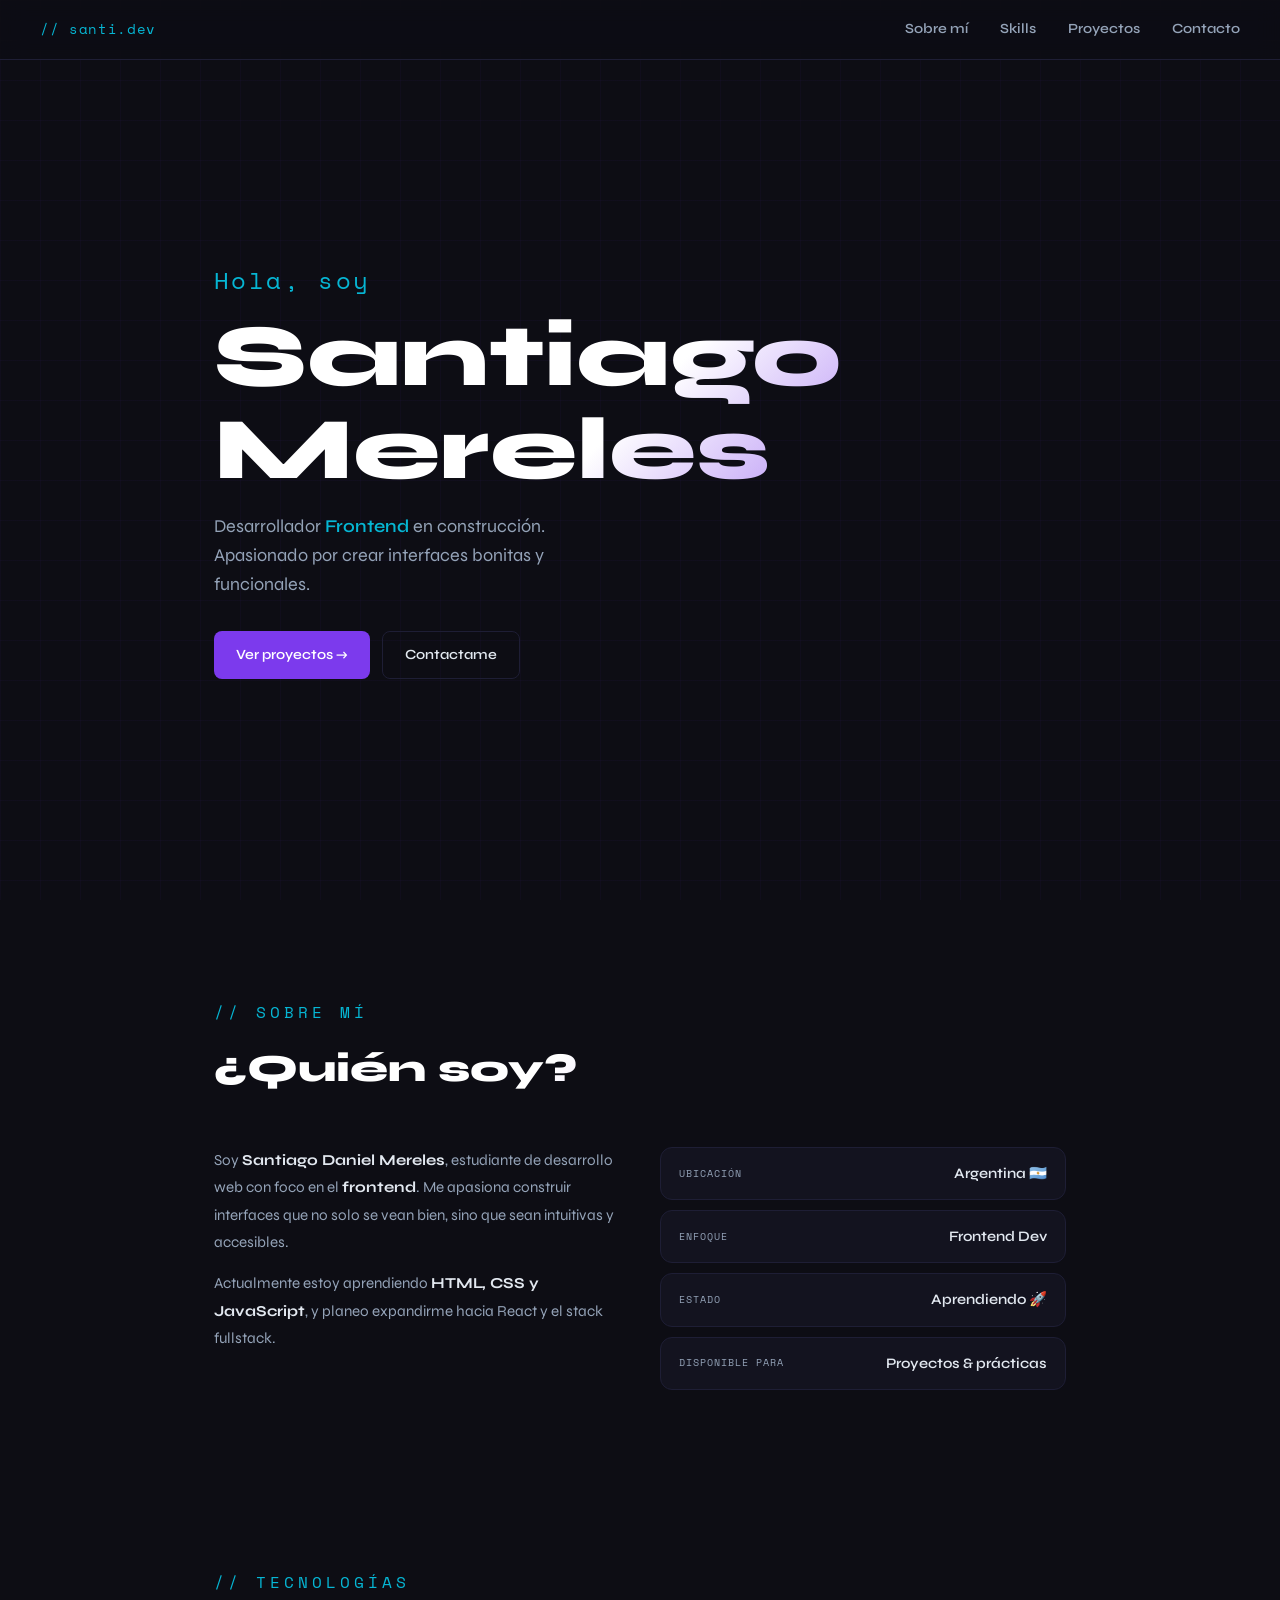
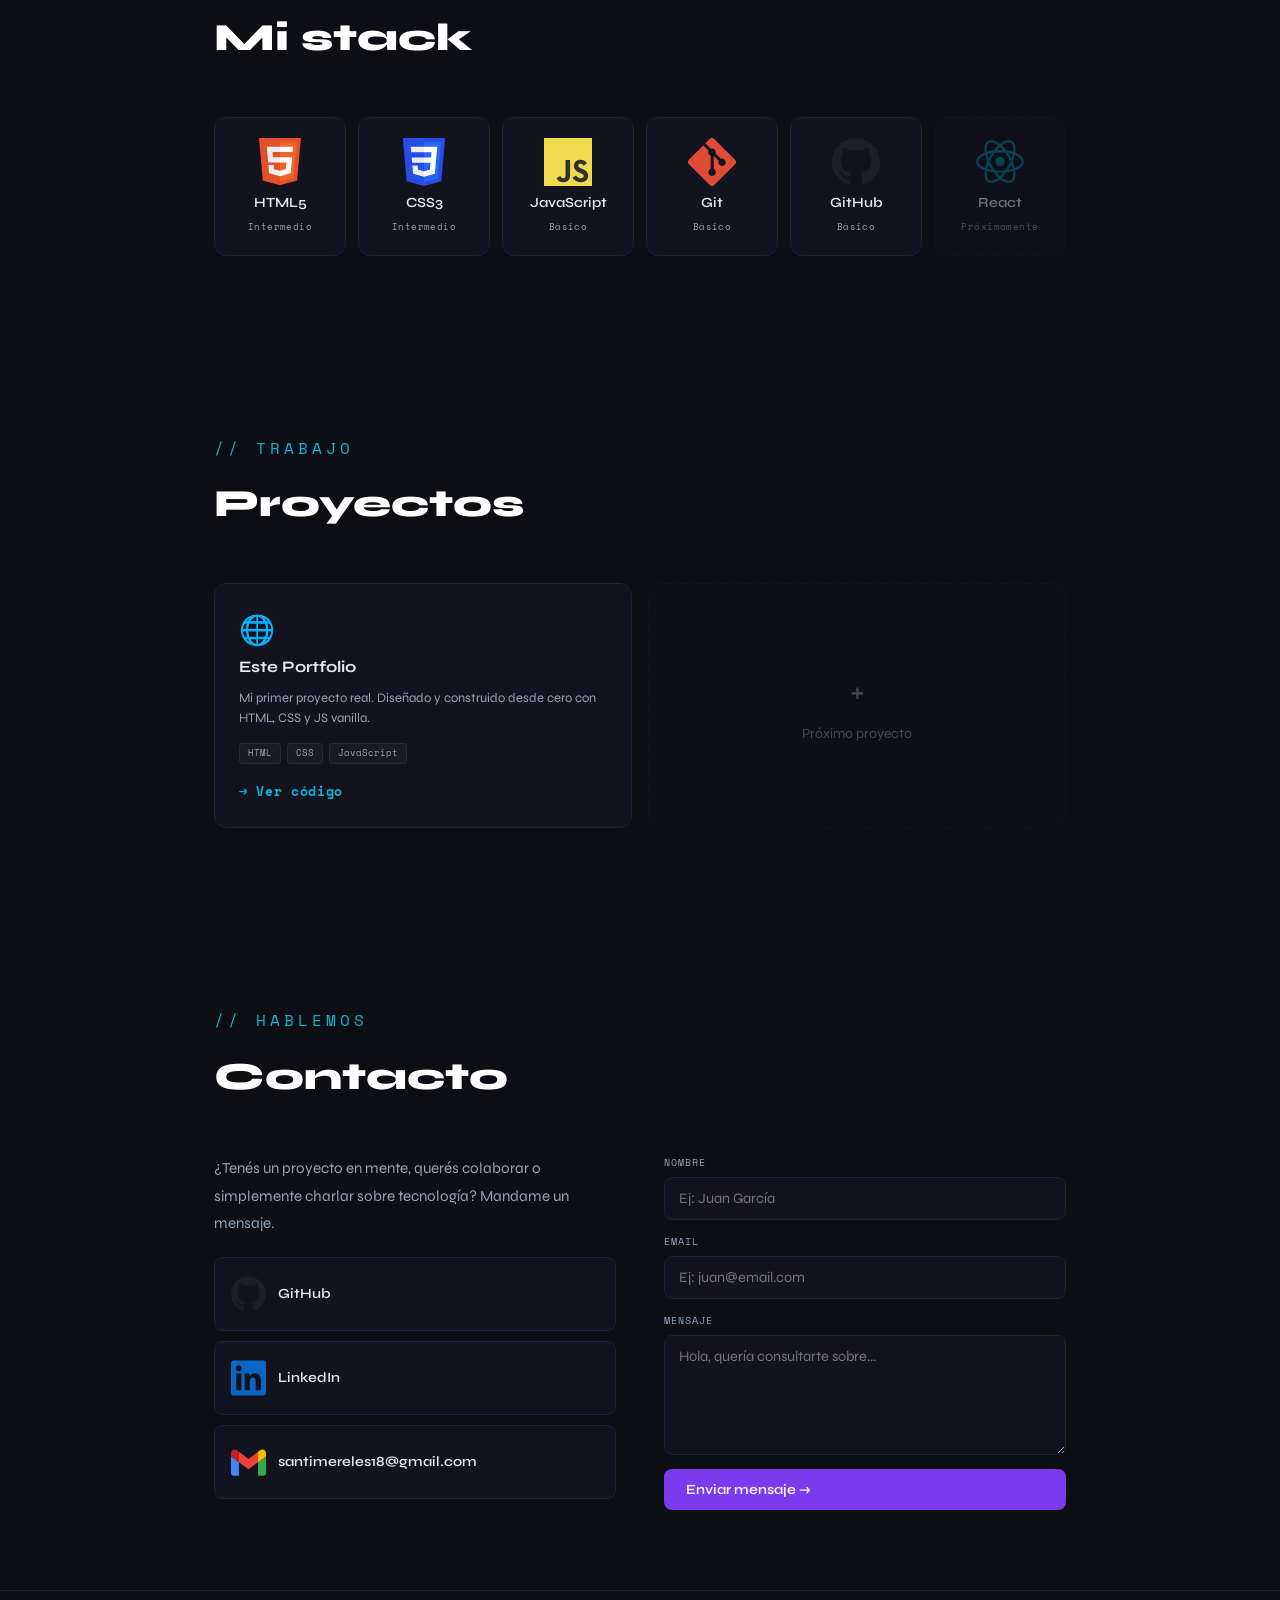
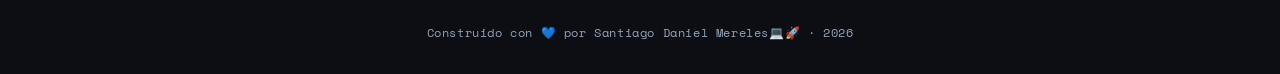
<file: index.html>
<!DOCTYPE html>
<html lang="es">
<head>
    <meta charset="UTF-8" />
    <meta name="viewport" content="width=device-width, initial-scale=1.0"/>
    <meta name="description" content="Portfolio de Santiago Mereles, desarrollador frontend. Proyectos en HTML, CSS y JavaScript." />
    <meta>
    <title>Mi Portfolio</title>

    <link rel="icon" type="image/x-icon" href="favicon.ico" />
    <link rel="apple-touch-icon" sizes="180x180" href="apple-touch-icon.png" />
    <link rel="icon" type="image/png" sizes="32x32" href="favicon-32x32.png" />
    <link rel="icon" type="image/png" sizes="16x16" href="favicon-16x16.png" />
    <link rel="icon" type="image/png" sizes="192x192" href="android-chrome-192x192.png" />
    <link rel="icon" type="image/png" sizes="512x512" href="android-chrome-512x512.png" />
    
    <!-- Agregá estas dos líneas ANTES del link de fonts -->
    <link rel="preconnect" href="https://fonts.googleapis.com" />
    <link rel="preconnect" href="https://fonts.gstatic.com" crossorigin />
    <link href="https://fonts.googleapis.com/css2?family=Space+Mono:wght@400;700&family=Syne:wght@400;600;800&display=swap" rel="stylesheet"/>

    <!-- CSS en orden: base → componentes → secciones → responsive -->
    <link rel="stylesheet" href="css/base.css" />
    <link rel="stylesheet" href="css/components.css" />
    <link rel="stylesheet" href="css/sections.css" />
    <link rel="stylesheet" href="css/responsive.css" />
</head>
<body>
    <header>
        <nav class="nav">
            <div class="nav__logo">// santi.dev</div>

            <!-- Botón hamburguesa -->
            <button class="nav__toggle" id="nav-toggle" aria-label="Abrir menú">
                <span class="nav__toggle-bar"></span>
                <span class="nav__toggle-bar"></span>
                <span class="nav__toggle-bar"></span>
            </button>

            <!-- Links -->
            <div class="nav__links" id="nav-links">
                <a class="nav__link" href="#sobre-mi">Sobre mí</a>
                <a class="nav__link" href="#habilidades">Skills</a>
                <a class="nav__link" href="#proyectos">Proyectos</a>
                <a class="nav__link" href="#contacto">Contacto</a>
            </div>
        </nav>
    </header>

    <main>
        <!-- HERO -->
        <section class="hero" id="hero">
            <p class="hero__greeting">Hola, soy</p>
            <h1 class="hero__name">Santiago Mereles</h1>
            <p class="hero__role">
            Desarrollador <span class="hero__role--highlight">Frontend</span> en construcción.<br/>
            Apasionado por crear interfaces bonitas y funcionales.
            </p>
            <div class="hero__cta">
            <a href="#proyectos" class="btn btn--primary">Ver proyectos →</a>
            <a href="#contacto" class="btn btn--outline">Contactame</a>
            </div>
        </section>

        <!-- SOBRE MÍ -->
        <section class="section" id="sobre-mi">
            <div class="reveal">
            <p class="section__tag">// sobre mí</p>
            <h2 class="section__title">¿Quién soy?</h2>
            <div class="about">
                <div class="about__text">
                <p class="about__paragraph">Soy <strong>Santiago Daniel Mereles</strong>, estudiante de desarrollo web con foco en el <strong>frontend</strong>. Me apasiona construir interfaces que no solo se vean bien, sino que sean intuitivas y accesibles.</p>
                <p class="about__paragraph">Actualmente estoy aprendiendo <strong>HTML, CSS y JavaScript</strong>, y planeo expandirme hacia React y el stack fullstack.</p>
                </div>
                <div class="about__data">
                <div class="data-item">
                    <span class="data-item__label">Ubicación</span>
                    <span class="data-item__value">Argentina 🇦🇷</span>
                </div>
                <div class="data-item">
                    <span class="data-item__label">Enfoque</span>
                    <span class="data-item__value">Frontend Dev</span>
                </div>
                <div class="data-item">
                    <span class="data-item__label">Estado</span>
                    <span class="data-item__value">Aprendiendo 🚀</span>
                </div>
                <div class="data-item">
                    <span class="data-item__label">Disponible para</span>
                    <span class="data-item__value">Proyectos & prácticas</span>
                </div>
                </div>
            </div>
            </div>
        </section>

        <!-- HABILIDADES -->
        <section class="section" id="habilidades">
            <div class="reveal">
            <p class="section__tag">// tecnologías</p>
            <h2 class="section__title">Mi stack</h2>
            <div class="skills">
                <div class="skill-card">
                <img class="skill-card__icon" src="./assets/images/logo/html5-logo.svg" alt="logo de html">
                <span class="skill-card__name">HTML5</span>
                <span class="skill-card__level">Intermedio</span>
                </div>
                <div class="skill-card">
                <img class="skill-card__icon" src="./assets/images/logo/css-logo.svg" alt="logo de css">
                <span class="skill-card__name">CSS3</span>
                <span class="skill-card__level">Intermedio</span>
                </div>
                <div class="skill-card">
                <img class="skill-card__icon" src="./assets/images/logo/javascript-logo.svg" alt="logo de javascript">
                <span class="skill-card__name">JavaScript</span>
                <span class="skill-card__level">Básico</span>
                </div>
                <div class="skill-card">
                <img class="skill-card__icon" src="./assets/images/logo/git-logo.svg" alt="logo de git">
                <span class="skill-card__name">Git</span>
                <span class="skill-card__level">Básico</span>
                </div>
                <div class="skill-card">
                <img class="skill-card__icon" src="./assets/images/logo/github_light-logo.svg" alt="logo de github">
                <span class="skill-card__name">GitHub</span>
                <span class="skill-card__level">Básico</span>
                </div>
                <div class="skill-card skill-card--soon">
                <img class="skill-card__icon" src="./assets/images/logo/react_light-logo.svg" alt="logo de react">
                <span class="skill-card__name">React</span>
                <span class="skill-card__level">Próximamente</span>
                </div>
            </div>
            </div>
        </section>

        <!-- PROYECTOS -->
        <section class="section" id="proyectos">
            <div class="reveal">
            <p class="section__tag">// trabajo</p>
            <h2 class="section__title">Proyectos</h2>
            <div class="projects">

                <div class="project-card">
                <span class="project-card__emoji">🌐</span>
                <h3 class="project-card__title">Este Portfolio</h3>
                <p class="project-card__desc">Mi primer proyecto real. Diseñado y construido desde cero con HTML, CSS y JS vanilla.</p>
                <div class="project-card__tags">
                    <span class="project-card__tag">HTML</span>
                    <span class="project-card__tag">CSS</span>
                    <span class="project-card__tag">JavaScript</span>
                </div>
                <div class="project-card__links">
                    <a href="#" class="project-card__link">→ Ver código</a>
                </div>
                </div>

                <div class="project-card project-card--placeholder">
                <span class="project-card__plus">+</span>
                <p class="project-card__soon">Próximo proyecto</p>
                </div>

            </div>
            </div>
        </section>

        <!-- CONTACTO -->
        <section class="section" id="contacto">
            <div class="reveal">
            <p class="section__tag">// hablemos</p>
            <h2 class="section__title">Contacto</h2>
            <div class="contact">
                <div class="contact__info">
                <p class="contact__text">¿Tenés un proyecto en mente, querés colaborar o simplemente charlar sobre tecnología? Mandame un mensaje.</p>
                <div class="contact__socials">
                    <a href="https://github.com/santiago-mereles/mi-portfolio" class="social-link" target="_blank">
                    <img class="social-link__icon" src="./assets/images/logo/github_light-logo.svg" alt="logo de github">
                    <span class="social-link__label">GitHub</span>
                    </a>
                    <a href="https://www.linkedin.com/feed/" class="social-link" target="_blank">
                    <img class="social-link__icon" src="./assets/images/logo/linkedin-logo.svg" alt="logo de linkedin">
                    <span class="social-link__label">LinkedIn</span>
                    </a>
                    <a href="mailto:santimereles18@gmail.com" class="social-link">
                    <img class="social-link__icon" src="./assets/images/logo/gmail-logo.svg" alt="logo de gmail">
                    <span class="social-link__label">santimereles18@gmail.com</span>
                    </a>
                </div>
                </div>
                <form class="contact__form" id="contact-form">
                <div class="form-group">
                    <label class="form-group__label" for="nombre">Nombre</label>
                    <input class="form-group__input" type="text" id="nombre" placeholder="Ej: Juan García" required />
                </div>
                <div class="form-group">
                    <label class="form-group__label" for="email">Email</label>
                    <input class="form-group__input" type="email" id="email" placeholder="Ej: juan@email.com" required />
                </div>
                <div class="form-group">
                    <label class="form-group__label" for="mensaje">Mensaje</label>
                    <textarea class="form-group__textarea" id="mensaje" placeholder="Hola, quería consultarte sobre..." required></textarea>
                </div>
                <button type="submit" class="btn btn--primary">Enviar mensaje →</button>
                </form>
            </div>
            </div>
        </section>
    </main>

    <footer class="footer">
        <p class="footer__text">Construido con 💙 por Santiago Daniel Mereles💻🚀 · 2026</p>
    </footer>

    <script src="js/main.js"></script>
</body>
</html>
</file>
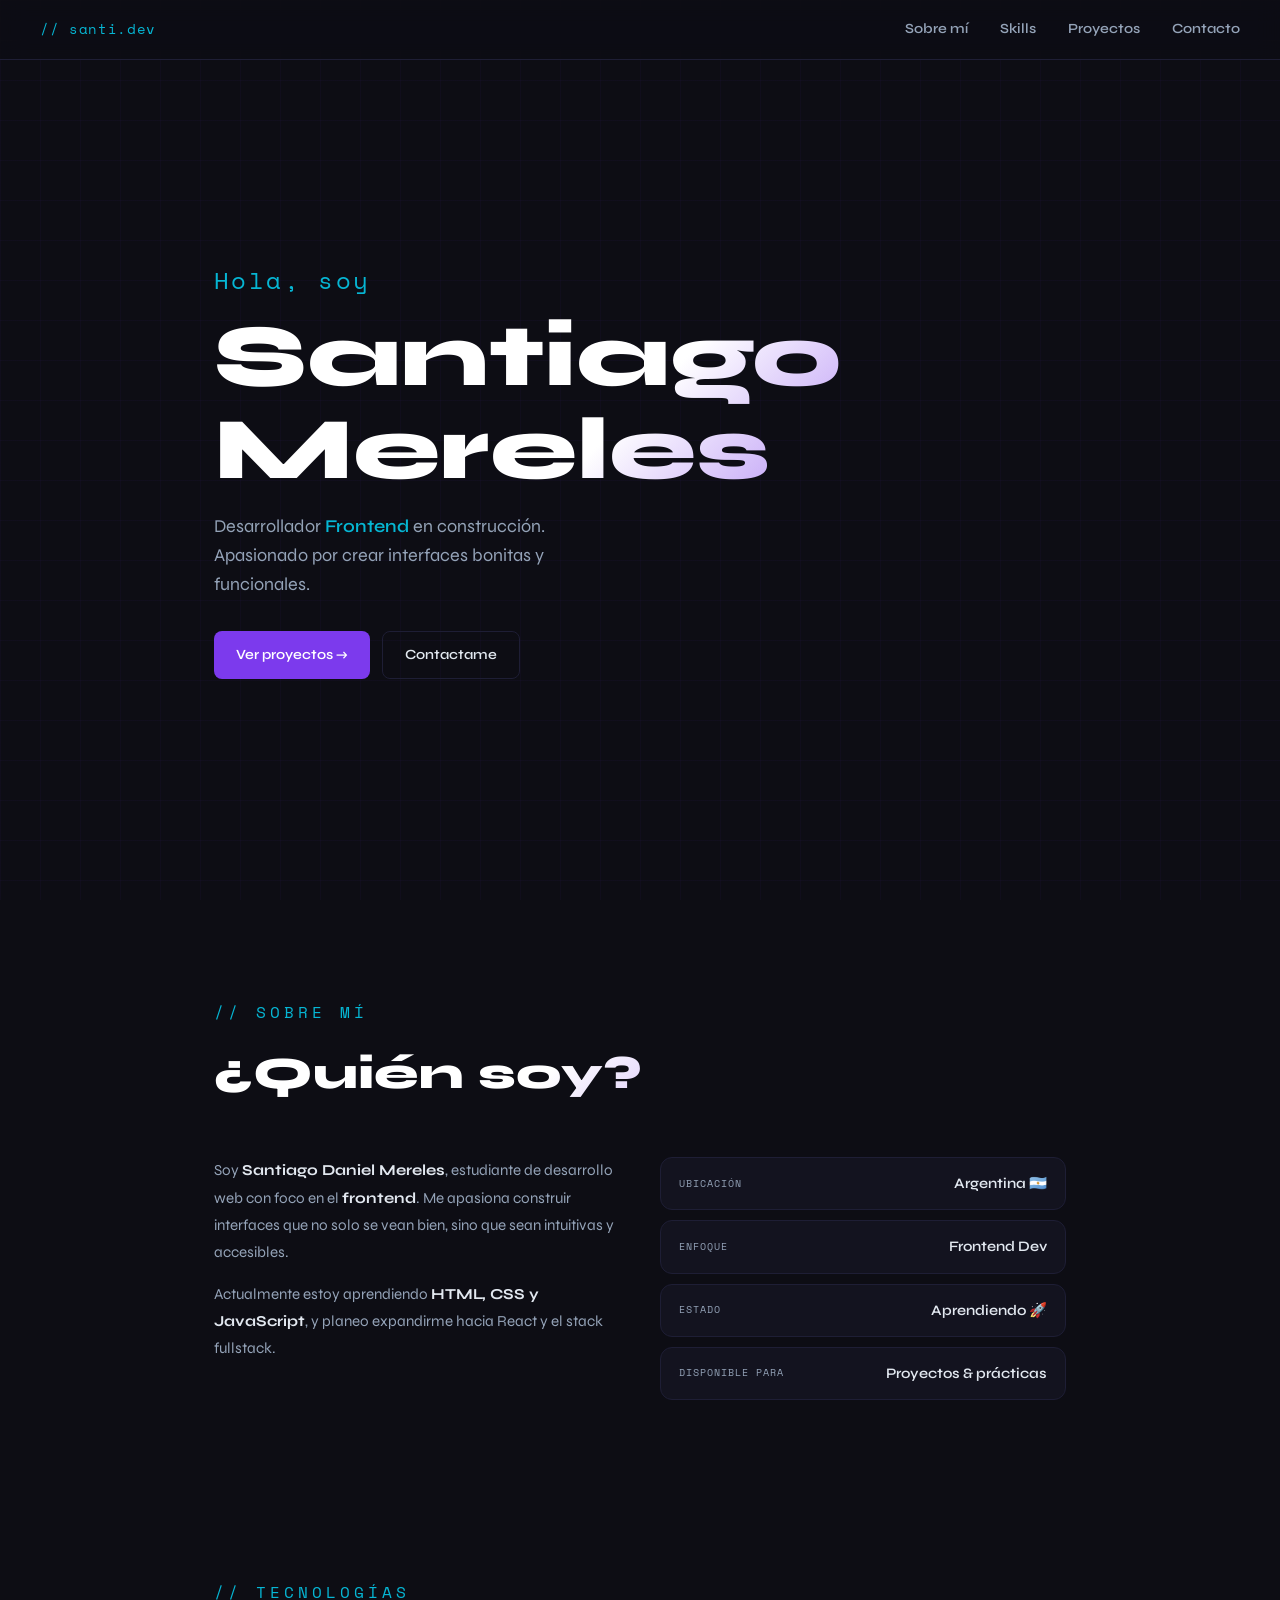
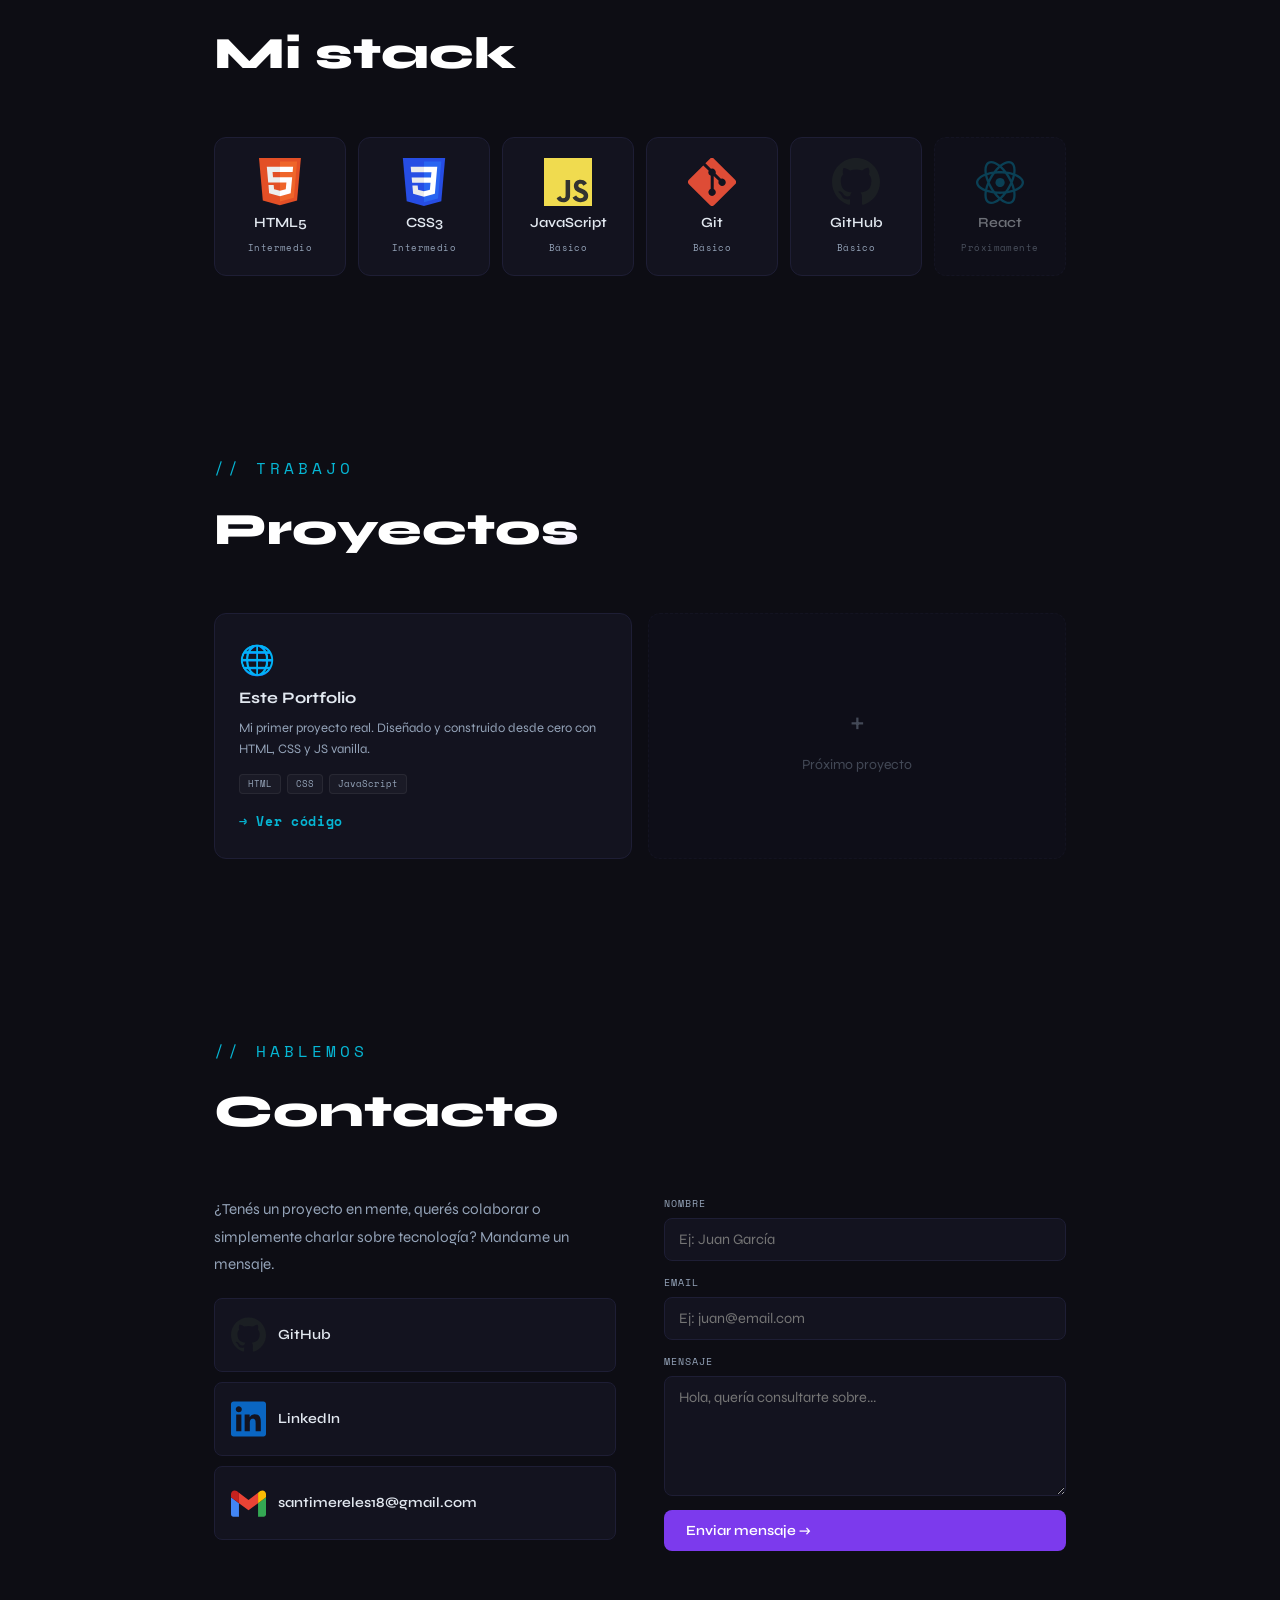
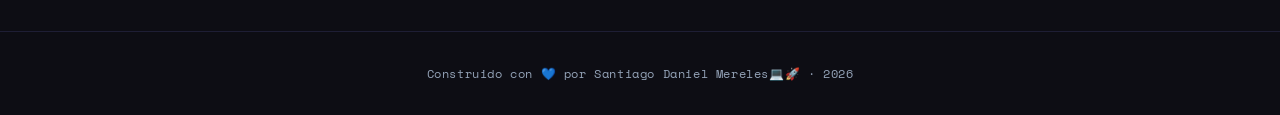
<file: src/index.html>
<!DOCTYPE html>
<html lang="es">
<head>
    <meta charset="UTF-8" />
    <meta name="viewport" content="width=device-width, initial-scale=1.0"/>
    <meta name="description" content="Portfolio de Santiago Mereles, desarrollador frontend. Proyectos en HTML, CSS y JavaScript." />
    <meta>
    <title>Mi Portfolio</title>
    
    <!-- Agregá estas dos líneas ANTES del link de fonts -->
    <link rel="preconnect" href="https://fonts.googleapis.com" />
    <link rel="preconnect" href="https://fonts.gstatic.com" crossorigin />
    <link href="https://fonts.googleapis.com/css2?family=Space+Mono:wght@400;700&family=Syne:wght@400;600;800&display=swap" rel="stylesheet"/>

    <!-- CSS en orden: base → componentes → secciones → responsive -->
    <link rel="stylesheet" href="css/base.css" media="print" onload="this.media='all'" />
    <link rel="stylesheet" href="css/components.css" media="print" onload="this.media='all'" />
    <link rel="stylesheet" href="css/sections.css" media="print" onload="this.media='all'" />
    <link rel="stylesheet" href="css/responsive.css" media="print" onload="this.media='all'" />

    <!-- Fallback para browsers sin JS -->
    <noscript>
    <link rel="stylesheet" href="css/base.css" />
    <link rel="stylesheet" href="css/components.css" />
    <link rel="stylesheet" href="css/sections.css" />
    <link rel="stylesheet" href="css/responsive.css" />
    </noscript>
</head>
<body>
    <header>
        <nav class="nav">
            <div class="nav__logo">// santi.dev</div>

            <!-- Botón hamburguesa -->
            <button class="nav__toggle" id="nav-toggle" aria-label="Abrir menú">
                <span class="nav__toggle-bar"></span>
                <span class="nav__toggle-bar"></span>
                <span class="nav__toggle-bar"></span>
            </button>

            <!-- Links -->
            <div class="nav__links" id="nav-links">
                <a class="nav__link" href="#sobre-mi">Sobre mí</a>
                <a class="nav__link" href="#habilidades">Skills</a>
                <a class="nav__link" href="#proyectos">Proyectos</a>
                <a class="nav__link" href="#contacto">Contacto</a>
            </div>
        </nav>
    </header>

    <main>
        <!-- HERO -->
        <section class="hero" id="hero">
            <p class="hero__greeting">Hola, soy</p>
            <h1 class="hero__name">Santiago Mereles</h1>
            <p class="hero__role">
            Desarrollador <span class="hero__role--highlight">Frontend</span> en construcción.<br/>
            Apasionado por crear interfaces bonitas y funcionales.
            </p>
            <div class="hero__cta">
            <a href="#proyectos" class="btn btn--primary">Ver proyectos →</a>
            <a href="#contacto" class="btn btn--outline">Contactame</a>
            </div>
        </section>

        <!-- SOBRE MÍ -->
        <section class="section" id="sobre-mi">
            <div class="reveal">
            <p class="section__tag">// sobre mí</p>
            <h2 class="section__title">¿Quién soy?</h2>
            <div class="about">
                <div class="about__text">
                <p class="about__paragraph">Soy <strong>Santiago Daniel Mereles</strong>, estudiante de desarrollo web con foco en el <strong>frontend</strong>. Me apasiona construir interfaces que no solo se vean bien, sino que sean intuitivas y accesibles.</p>
                <p class="about__paragraph">Actualmente estoy aprendiendo <strong>HTML, CSS y JavaScript</strong>, y planeo expandirme hacia React y el stack fullstack.</p>
                </div>
                <div class="about__data">
                <div class="data-item">
                    <span class="data-item__label">Ubicación</span>
                    <span class="data-item__value">Argentina 🇦🇷</span>
                </div>
                <div class="data-item">
                    <span class="data-item__label">Enfoque</span>
                    <span class="data-item__value">Frontend Dev</span>
                </div>
                <div class="data-item">
                    <span class="data-item__label">Estado</span>
                    <span class="data-item__value">Aprendiendo 🚀</span>
                </div>
                <div class="data-item">
                    <span class="data-item__label">Disponible para</span>
                    <span class="data-item__value">Proyectos & prácticas</span>
                </div>
                </div>
            </div>
            </div>
        </section>

        <!-- HABILIDADES -->
        <section class="section" id="habilidades">
            <div class="reveal">
            <p class="section__tag">// tecnologías</p>
            <h2 class="section__title">Mi stack</h2>
            <div class="skills">
                <div class="skill-card">
                <img class="skill-card__icon" src="./assets/images/logo/html5-logo.svg" alt="logo de html">
                <span class="skill-card__name">HTML5</span>
                <span class="skill-card__level">Intermedio</span>
                </div>
                <div class="skill-card">
                <img class="skill-card__icon" src="./assets/images/logo/css-logo.svg" alt="logo de css">
                <span class="skill-card__name">CSS3</span>
                <span class="skill-card__level">Intermedio</span>
                </div>
                <div class="skill-card">
                <img class="skill-card__icon" src="./assets/images/logo/javascript-logo.svg" alt="logo de javascript">
                <span class="skill-card__name">JavaScript</span>
                <span class="skill-card__level">Básico</span>
                </div>
                <div class="skill-card">
                <img class="skill-card__icon" src="./assets/images/logo/git-logo.svg" alt="logo de git">
                <span class="skill-card__name">Git</span>
                <span class="skill-card__level">Básico</span>
                </div>
                <div class="skill-card">
                <img class="skill-card__icon" src="./assets/images/logo/github_light-logo.svg" alt="logo de github">
                <span class="skill-card__name">GitHub</span>
                <span class="skill-card__level">Básico</span>
                </div>
                <div class="skill-card skill-card--soon">
                <img class="skill-card__icon" src="./assets/images/logo/react_light-logo.svg" alt="logo de react">
                <span class="skill-card__name">React</span>
                <span class="skill-card__level">Próximamente</span>
                </div>
            </div>
            </div>
        </section>

        <!-- PROYECTOS -->
        <section class="section" id="proyectos">
            <div class="reveal">
            <p class="section__tag">// trabajo</p>
            <h2 class="section__title">Proyectos</h2>
            <div class="projects">

                <div class="project-card">
                <span class="project-card__emoji">🌐</span>
                <h3 class="project-card__title">Este Portfolio</h3>
                <p class="project-card__desc">Mi primer proyecto real. Diseñado y construido desde cero con HTML, CSS y JS vanilla.</p>
                <div class="project-card__tags">
                    <span class="project-card__tag">HTML</span>
                    <span class="project-card__tag">CSS</span>
                    <span class="project-card__tag">JavaScript</span>
                </div>
                <div class="project-card__links">
                    <a href="#" class="project-card__link">→ Ver código</a>
                </div>
                </div>

                <div class="project-card project-card--placeholder">
                <span class="project-card__plus">+</span>
                <p class="project-card__soon">Próximo proyecto</p>
                </div>

            </div>
            </div>
        </section>

        <!-- CONTACTO -->
        <section class="section" id="contacto">
            <div class="reveal">
            <p class="section__tag">// hablemos</p>
            <h2 class="section__title">Contacto</h2>
            <div class="contact">
                <div class="contact__info">
                <p class="contact__text">¿Tenés un proyecto en mente, querés colaborar o simplemente charlar sobre tecnología? Mandame un mensaje.</p>
                <div class="contact__socials">
                    <a href="https://github.com/santiago-mereles/mi-portfolio" class="social-link" target="_blank">
                    <img class="social-link__icon" src="./assets/images/logo/github_light-logo.svg" alt="logo de github">
                    <span class="social-link__label">GitHub</span>
                    </a>
                    <a href="https://www.linkedin.com/feed/" class="social-link" target="_blank">
                    <img class="social-link__icon" src="./assets/images/logo/linkedin-logo.svg" alt="logo de linkedin">
                    <span class="social-link__label">LinkedIn</span>
                    </a>
                    <a href="mailto:santimereles18@gmail.com" class="social-link">
                    <img class="social-link__icon" src="./assets/images/logo/gmail-logo.svg" alt="logo de gmail">
                    <span class="social-link__label">santimereles18@gmail.com</span>
                    </a>
                </div>
                </div>
                <form class="contact__form" id="contact-form">
                <div class="form-group">
                    <label class="form-group__label" for="nombre">Nombre</label>
                    <input class="form-group__input" type="text" id="nombre" placeholder="Ej: Juan García" required />
                </div>
                <div class="form-group">
                    <label class="form-group__label" for="email">Email</label>
                    <input class="form-group__input" type="email" id="email" placeholder="Ej: juan@email.com" required />
                </div>
                <div class="form-group">
                    <label class="form-group__label" for="mensaje">Mensaje</label>
                    <textarea class="form-group__textarea" id="mensaje" placeholder="Hola, quería consultarte sobre..." required></textarea>
                </div>
                <button type="submit" class="btn btn--primary">Enviar mensaje →</button>
                </form>
            </div>
            </div>
        </section>
    </main>

    <footer class="footer">
        <p class="footer__text">Construido con 💙 por Santiago Daniel Mereles💻🚀 · 2026</p>
    </footer>

    <script src="js/main.js"></script>
</body>
</html>
</file>
<file: css/base.css>
/* ============================
    BASE — Variables, reset, tipografía
   ============================ */

:root {
    --bg:       #0d0d14;
    --surface:  #13131f;
    --surface2: #1a1a2e;
    --border:   #1e1e35;
    --accent:   #7c3aed;
    --accent2:  #06b6d4;
    --text:     #e2e8f0;
    --muted:    #94a3b8;
    --radius:   12px;
}

/* Reset */
*, *::before, *::after {
    margin: 0;
    padding: 0;
    box-sizing: border-box;
}

html {
    font-size: 62.5%;
    scroll-behavior: smooth;
}

body {
    background: var(--bg);
    color: var(--text);
    font-family: 'Syne', sans-serif;
    line-height: 1.6;
    font-size: 1.6rem;
}

/* Fondo grid decorativo */
body::before {
    content: '';
    position: fixed;
    inset: 0;
    background-image:
        linear-gradient(rgba(124,58,237,.04) 1px, transparent 1px),
        linear-gradient(90deg, rgba(124,58,237,.04) 1px, transparent 1px);
    background-size: 40px 40px;
    pointer-events: none;
    z-index: 0;
}

img {
    max-width: 100%;
    display: block;
}

a {
    color: inherit;
    text-decoration: none;
}

strong {
    color: var(--text);
}
</file>
<file: css/components.css>
/* ============================
    COMPONENTS — Nav, botones, cards reutilizables
   ============================ */

/* ── NAV ── */
.nav {
    position: fixed;
    top: 0; left: 0; right: 0;
    z-index: 100;
    display: flex;
    justify-content: space-between;
    align-items: center;
    flex-wrap: wrap; /* permite que los links bajen en mobile */
    padding: 1.6rem 2rem;
    background: rgba(13,13,20,.85);
    backdrop-filter: blur(12px);
    border-bottom: 1px solid var(--border);
    height: 6rem;
    overflow: hidden; /* oculta el menú por defecto */
    transition: height .3s ease;
}

/* Nav abierto — JS le agrega esta clase */
.nav--open {
    height: auto;
}

.nav__logo {
    font-family: 'Space Mono', monospace;
    font-size: 1.4rem;
    color: var(--accent2);
    letter-spacing: .05em;
}

/* ── BOTÓN HAMBURGUESA ── */
.nav__toggle {
    display: flex;
    flex-direction: column;
    justify-content: center;
    gap: .5em;
    background: none;
    border: none;
    cursor: pointer;
    padding: .4rem;
    z-index: 101;
}

.nav__toggle-bar {
    display: block;
    width: 2.4rem;
    height: .2rem;
    background: var(--text);
    border-radius: 2px;
    transition: transform .3s ease, opacity .3s ease;
    transform-origin: center;
}

/* ── LINKS ── */
.nav__links {
    display: flex;
    flex-direction: column; /* mobile: apilados */
    width: 100%;
    gap: 0;
    padding: 1.2rem 0 .8rem;
}

.nav__link {
    font-size: 1.4rem;
    font-weight: 600;
    color: var(--muted);
    padding: 1rem 0;
    border-bottom: 1px solid var(--border);
    transition: color .2s;
}

.nav__link:hover {
    color: var(--text);
}

.nav__link:last-child {
    border-bottom: none;
}

/* ── BOTONES ── */
.btn {
    display: inline-flex;
    align-items: center;
    gap: 8px;
    padding: 12px 22px;
    border-radius: 8px;
    font-family: 'Syne', sans-serif;
    font-size: 1.4rem;
    font-weight: 600;
    cursor: pointer;
    border: none;
    transition: all .2s;
}

.btn--primary {
    background: var(--accent);
    color: #fff;
}

.btn--primary:hover {
    background: #6d28d9;
    transform: translateY(-2px);
}

.btn--outline {
    background: transparent;
    color: var(--text);
    border: 1px solid var(--border);
}

.btn--outline:hover {
    border-color: var(--accent2);
    color: var(--accent2);
    transform: translateY(-2px);
}

/* ── SKILL CARD ── */
.skill-card {
    background: var(--surface);
    border: 1px solid var(--border);
    border-radius: var(--radius);
    padding: 20px 16px;
    text-align: center;
    transition: border-color .2s, transform .2s;
    display: flex;
    flex-direction: column;
    align-items: center;
    gap: 6px;
}

.skill-card:hover {
    border-color: var(--accent2);
    transform: translateY(-4px);
}

.skill-card--soon {
    opacity: .45;
    border-style: dashed;
}

.skill-card__icon {
    width: 48px;
    height: 48px;
    object-fit: contain;  /* mantiene las proporciones sin distorsionar */
    display: block; /* evita el espacio extra que genera inline */
}

.skill-card__name {
    font-size: 1.4rem;
    font-weight: 600;
}

.skill-card__level {
    font-family: 'Space Mono', monospace;
    font-size: 9px;
    color: var(--muted);
    letter-spacing: .05em;
}

/* ── PROJECT CARD ── */
.project-card {
    background: var(--surface);
    border: 1px solid var(--border);
    border-radius: var(--radius);
    padding: 24px;
    transition: border-color .2s, transform .2s;
    position: relative;
    overflow: hidden;
}

.project-card::before {
    content: '';
    position: absolute;
    top: 0; left: 0; right: 0;
    height: 2px;
    background: linear-gradient(90deg, var(--accent2), var(--accent));
    opacity: 0;
    transition: opacity .2s;
}

.project-card:hover {
    border-color: #2a2a45;
    transform: translateY(-4px);
}

.project-card:hover::before {
    opacity: 1;
}

.project-card--placeholder {
    display: flex;
    flex-direction: column;
    align-items: center;
    justify-content: center;
    min-height: 180px;
    border-style: dashed;
    opacity: .4;
}

.project-card__emoji  { font-size: 2.9rem; margin-bottom: 10px; }
.project-card__title  { font-size: 1.6rem; font-weight: 700; margin-bottom: 8px; }
.project-card__desc   { font-size: 1.3rem; color: var(--muted); line-height: 1.6; margin-bottom: 14px; }
.project-card__plus   { font-size: 3.2rem; color: var(--muted); }
.project-card__soon   { font-size: 1.4rem; color: var(--muted); margin-top: 6px; }

.project-card__tags {
    display: flex;
    flex-wrap: wrap;
    gap: 6px;
    margin-bottom: 14px;
}

.project-card__tag {
    font-family: 'Space Mono', monospace;
    font-size: 9px;
    padding: 2px 8px;
    border-radius: 4px;
    background: #ffffff08;
    border: 1px solid #ffffff0f;
    color: #94a3b8;
}

.project-card__link {
    font-family: 'Space Mono', monospace;
    font-size: 1.3rem;
    font-weight: 600;
    color: var(--accent2);
    letter-spacing: .05em;
    transition: opacity .2s;
}

.project-card__link:hover {
    opacity: .7;
}

/* ── SOCIAL LINK ── */
.social-link {
    display: flex;
    align-items: center;
    gap: 12px;
    background: var(--surface);
    border: 1px solid var(--border);
    border-radius: 8px;
    padding: 12px 16px;
    font-size: 1.4rem;
    font-weight: 600;
    transition: border-color .2s, transform .2s;
}

.social-link:hover {
    border-color: var(--accent2);
    transform: translateX(4px);
}

.social-link__icon { 
    width: 35px;
    height: 48px;
}

/* ── FORM ── */
.form-group {
    display: flex;
    flex-direction: column;
    gap: 6px;
}

.form-group__label {
    font-family: 'Space Mono', monospace;
    font-size: 10px;
    letter-spacing: .1em;
    color: var(--muted);
    text-transform: uppercase;
}

.form-group__input,
.form-group__textarea {
    background: var(--surface);
    border: 1px solid var(--border);
    border-radius: 8px;
    padding: 12px 14px;
    color: var(--text);
    font-family: 'Syne', sans-serif;
    font-size: 1.45rem;
    transition: border-color .2s;
}

.form-group__input:focus,
.form-group__textarea:focus {
    outline: none;
    border-color: var(--accent2);
}

.form-group__textarea {
    min-height: 120px;
    resize: vertical;
}

/* ── DATA ITEM ── */
.data-item {
    background: var(--surface);
    border: 1px solid var(--border);
    border-radius: var(--radius);
    padding: 14px 18px;
    display: flex;
    justify-content: space-between;
    align-items: center;
}

.data-item__label {
    font-family: 'Space Mono', monospace;
    font-size: 10px;
    letter-spacing: .1em;
    color: var(--muted);
    text-transform: uppercase;
}

.data-item__value {
    font-size: 1.45rem;
    font-weight: 600;
}

/* ── FOOTER ── */
.footer {
    text-align: center;
    padding: 32px 24px;
    border-top: 1px solid var(--border);
    position: relative;
    z-index: 1;
}

.footer__text {
    font-family: 'Space Mono', monospace;
    font-size: 1.2rem;
    letter-spacing: .05em;
    color: var(--muted);
}

/* --- Animaciones --- */
/* ── REVEAL (animación scroll) ── */
.reveal {
    opacity: 0;
    transform: translateY(30px);
    transition: opacity .6s ease, transform .6s ease;
}

.reveal.visible {
    opacity: 1;
    transform: translateY(0);
}

/* Animación → X cuando está abierto */
.nav--open .nav__toggle-bar:nth-child(1) {
    transform: translateY(.7rem) rotate(45deg);
}

.nav--open .nav__toggle-bar:nth-child(2) {
    opacity: 0;
    transform: scaleX(0);
}

.nav--open .nav__toggle-bar:nth-child(3) {
    transform: translateY(-.7rem) rotate(-45deg);
}
</file>
<file: css/sections.css>
/* ============================
    SECTIONS — Estilos específicos de cada sección
   ============================ */

/* ── SECTION (base común) ── */
.section {
    position: relative;
    z-index: 1;
    max-width: 900px;
    margin: 0 auto;
    padding: 80px 20px 60px;
}

.section__tag {
    font-family: 'Space Mono', monospace;
    font-size: 1.6rem;
    letter-spacing: .25em;
    text-transform: uppercase;
    color: var(--accent2);
    margin-bottom: 12px;
}

.section__title {
    font-size: 2.9rem;
    font-weight: 800;
    margin-bottom: 36px;
    color: #ffffff; 
}

/* ── HERO ── */
.hero {
    position: relative;
    z-index: 1;
    min-height: 100vh;
    display: flex;
    flex-direction: column;
    justify-content: center;
    padding: 80px 20px 40px;
    max-width: 900px;
    margin: 0 auto;
}

.hero__greeting {
    font-family: 'Space Mono', monospace;
    font-size: 2.4rem;
    color: var(--accent2);
    margin-bottom: 12px;
    letter-spacing: .1em;
}

.hero__name {
    font-size: 4.8rem;
    font-weight: 800;
    line-height: 1.05;
    color: #ffffff;          /* blanco sólido en mobile — sin gradiente */
    margin-bottom: 16px;
}

.hero__role {
    font-size: 1.6rem;
    color: var(--muted);
    margin-bottom: 32px;
    max-width: 420px;
}

.hero__role--highlight {
    color: var(--accent2);
    font-weight: 600;
}

.hero__cta {
    display: flex;
    flex-direction: column;
    gap: 12px;
}

/* ── ABOUT ── */
.about {
    display: flex;
    flex-direction: column;
    gap: 28px;
}

.about__text {
    display: flex;
    flex-direction: column;
    gap: 14px;
}

.about__paragraph {
    font-size: 1.52rem;
    color: var(--muted);
    line-height: 1.8;
}

.about__data {
    display: flex;
    flex-direction: column;
    gap: 10px;
}

/* ── SKILLS ── */
.skills {
    display: grid;
    grid-template-columns: repeat(2, 1fr);
    gap: 12px;
}

/* ── PROJECTS ── */
.projects {
    display: flex;
    flex-direction: column;
    gap: 16px;
}

/* ── CONTACT ── */
.contact {
    display: flex;
    flex-direction: column;
    gap: 36px;
}

.contact__text {
    font-size: 1.52rem;
    color: var(--muted);
    line-height: 1.8;
    margin-bottom: 20px;
}

.contact__socials {
    display: flex;
    flex-direction: column;
    gap: 10px;
}

.contact__form {
    display: flex;
    flex-direction: column;
    gap: 14px;
}
</file>
<file: css/responsive.css>
/* ============================
    RESPONSIVE — Mobile First
    Breakpoints: 480px → 768px → 1024px
   ============================ */

/* ── 480px — Mobile grande ── */
@media (min-width: 480px) {
    .hero__name {
        font-size: 6.08rem;
        background: linear-gradient(135deg, #fff 50%, var(--accent));
        -webkit-background-clip: text;
        background-clip: text;
        -webkit-text-fill-color: transparent;
    }

    .skills {
        grid-template-columns: repeat(3, 1fr);
    }

    .hero__cta {
        flex-direction: row;
    }
}

/* ── 768px — Tablet ── */
@media (min-width: 768px) {
    .nav {
        height: 6rem; /* altura fija, nunca se expande */
        overflow: visible;
        flex-wrap: nowrap;
        padding: 1.8rem 4rem;
    }
    
    /* Ocultamos el botón hamburguesa en desktop */
    .nav__toggle {
        display: none;
    }

     /* Links en fila como antes */
    .nav__links {
        flex-direction: row;
        width: auto;
        gap: 3.2rem;
        padding: 0;
    }

    .nav__link {
        font-size: 1.4rem;
        padding: 0;
        border-bottom: none;
    }

    .nav__logo {
        font-size: 1.36rem;
    }

    .section {
        padding: 100px 24px 80px;
    }

    .section__title {
        font-size: 3.84rem;
        margin-bottom: 48px;
        background: linear-gradient(135deg, #fff 40%, var(--accent));
        -webkit-background-clip: text;
        background-clip: text;
        -webkit-text-fill-color: transparent;
    }

    .hero {
        padding: 100px 24px 60px;
    }

    .hero__name {
        font-size: 7.68rem;
        background: linear-gradient(135deg, #fff 50%, var(--accent));
        -webkit-background-clip: text;
        background-clip: text;
        -webkit-text-fill-color: transparent;
    }

    .hero__role {
        font-size: 1.8rem;
    }

    .about {
        display: grid;
        grid-template-columns: 1fr 1fr;
        gap: 40px;
        align-items: start;
    }

    .skills {
        grid-template-columns: repeat(4, 1fr);
    }

    .projects {
        display: grid;
        grid-template-columns: repeat(2, 1fr);
    }

    .contact {
        display: grid;
        grid-template-columns: 1fr 1fr;
        gap: 48px;
        align-items: start;
    }
}

/* ── 1024px — Desktop ── */
@media (min-width: 1024px) {
    .hero__name {
        font-size: 8.8rem;
        background: linear-gradient(135deg, #fff 50%, var(--accent));
        -webkit-background-clip: text;
        background-clip: text;
        -webkit-text-fill-color: transparent;
    }

    .section__title {
        font-size: 3.84rem;
        margin-bottom: 48px;
        background: linear-gradient(135deg, #fff 40%, var(--accent));
        -webkit-background-clip: text;
        background-clip: text;
        -webkit-text-fill-color: transparent;
    }

    .skills {
        grid-template-columns: repeat(6, 1fr);
    }
}
</file>
<file: src/css/base.css>
/* ============================
    BASE — Variables, reset, tipografía
   ============================ */

:root {
    --bg:       #0d0d14;
    --surface:  #13131f;
    --surface2: #1a1a2e;
    --border:   #1e1e35;
    --accent:   #7c3aed;
    --accent2:  #06b6d4;
    --text:     #e2e8f0;
    --muted:    #94a3b8;
    --radius:   12px;
}

/* Reset */
*, *::before, *::after {
    margin: 0;
    padding: 0;
    box-sizing: border-box;
}

html {
    font-size: 62.5%;
    scroll-behavior: smooth;
}

body {
    background: var(--bg);
    color: var(--text);
    font-family: 'Syne', sans-serif;
    line-height: 1.6;
    font-size: 1.6rem;
}

/* Fondo grid decorativo */
body::before {
    content: '';
    position: fixed;
    inset: 0;
    background-image:
        linear-gradient(rgba(124,58,237,.04) 1px, transparent 1px),
        linear-gradient(90deg, rgba(124,58,237,.04) 1px, transparent 1px);
    background-size: 40px 40px;
    pointer-events: none;
    z-index: 0;
}

img {
    max-width: 100%;
    display: block;
}

a {
    color: inherit;
    text-decoration: none;
}

strong {
    color: var(--text);
}
</file>
<file: src/css/components.css>
/* ============================
    COMPONENTS — Nav, botones, cards reutilizables
   ============================ */

/* ── NAV ── */
.nav {
    position: fixed;
    top: 0; left: 0; right: 0;
    z-index: 100;
    display: flex;
    justify-content: space-between;
    align-items: center;
    flex-wrap: wrap; /* permite que los links bajen en mobile */
    padding: 1.6rem 2rem;
    background: rgba(13,13,20,.85);
    backdrop-filter: blur(12px);
    border-bottom: 1px solid var(--border);
    height: 6rem;
    overflow: hidden; /* oculta el menú por defecto */
    transition: height .3s ease;
}

/* Nav abierto — JS le agrega esta clase */
.nav--open {
    height: auto;
}

.nav__logo {
    font-family: 'Space Mono', monospace;
    font-size: 1.4rem;
    color: var(--accent2);
    letter-spacing: .05em;
}

/* ── BOTÓN HAMBURGUESA ── */
.nav__toggle {
    display: flex;
    flex-direction: column;
    justify-content: center;
    gap: .5em;
    background: none;
    border: none;
    cursor: pointer;
    padding: .4rem;
    z-index: 101;
}

.nav__toggle-bar {
    display: block;
    width: 2.4rem;
    height: .2rem;
    background: var(--text);
    border-radius: 2px;
    transition: transform .3s ease, opacity .3s ease;
    transform-origin: center;
}

/* ── LINKS ── */
.nav__links {
    display: flex;
    flex-direction: column; /* mobile: apilados */
    width: 100%;
    gap: 0;
    padding: 1.2rem 0 .8rem;
}

.nav__link {
    font-size: 1.4rem;
    font-weight: 600;
    color: var(--muted);
    padding: 1rem 0;
    border-bottom: 1px solid var(--border);
    transition: color .2s;
}

.nav__link:hover {
    color: var(--text);
}

.nav__link:last-child {
    border-bottom: none;
}

/* ── BOTONES ── */
.btn {
    display: inline-flex;
    align-items: center;
    gap: 8px;
    padding: 12px 22px;
    border-radius: 8px;
    font-family: 'Syne', sans-serif;
    font-size: 1.4rem;
    font-weight: 600;
    cursor: pointer;
    border: none;
    transition: all .2s;
}

.btn--primary {
    background: var(--accent);
    color: #fff;
}

.btn--primary:hover {
    background: #6d28d9;
    transform: translateY(-2px);
}

.btn--outline {
    background: transparent;
    color: var(--text);
    border: 1px solid var(--border);
}

.btn--outline:hover {
    border-color: var(--accent2);
    color: var(--accent2);
    transform: translateY(-2px);
}

/* ── SKILL CARD ── */
.skill-card {
    background: var(--surface);
    border: 1px solid var(--border);
    border-radius: var(--radius);
    padding: 20px 16px;
    text-align: center;
    transition: border-color .2s, transform .2s;
    display: flex;
    flex-direction: column;
    align-items: center;
    gap: 6px;
}

.skill-card:hover {
    border-color: var(--accent2);
    transform: translateY(-4px);
}

.skill-card--soon {
    opacity: .45;
    border-style: dashed;
}

.skill-card__icon {
    width: 48px;
    height: 48px;
    object-fit: contain;  /* mantiene las proporciones sin distorsionar */
    display: block; /* evita el espacio extra que genera inline */
}

.skill-card__name {
    font-size: 1.4rem;
    font-weight: 600;
}

.skill-card__level {
    font-family: 'Space Mono', monospace;
    font-size: 9px;
    color: var(--muted);
    letter-spacing: .05em;
}

/* ── PROJECT CARD ── */
.project-card {
    background: var(--surface);
    border: 1px solid var(--border);
    border-radius: var(--radius);
    padding: 24px;
    transition: border-color .2s, transform .2s;
    position: relative;
    overflow: hidden;
}

.project-card::before {
    content: '';
    position: absolute;
    top: 0; left: 0; right: 0;
    height: 2px;
    background: linear-gradient(90deg, var(--accent2), var(--accent));
    opacity: 0;
    transition: opacity .2s;
}

.project-card:hover {
    border-color: #2a2a45;
    transform: translateY(-4px);
}

.project-card:hover::before {
    opacity: 1;
}

.project-card--placeholder {
    display: flex;
    flex-direction: column;
    align-items: center;
    justify-content: center;
    min-height: 180px;
    border-style: dashed;
    opacity: .4;
}

.project-card__emoji  { font-size: 2.9rem; margin-bottom: 10px; }
.project-card__title  { font-size: 1.6rem; font-weight: 700; margin-bottom: 8px; }
.project-card__desc   { font-size: 1.3rem; color: var(--muted); line-height: 1.6; margin-bottom: 14px; }
.project-card__plus   { font-size: 3.2rem; color: var(--muted); }
.project-card__soon   { font-size: 1.4rem; color: var(--muted); margin-top: 6px; }

.project-card__tags {
    display: flex;
    flex-wrap: wrap;
    gap: 6px;
    margin-bottom: 14px;
}

.project-card__tag {
    font-family: 'Space Mono', monospace;
    font-size: 9px;
    padding: 2px 8px;
    border-radius: 4px;
    background: #ffffff08;
    border: 1px solid #ffffff0f;
    color: #94a3b8;
}

.project-card__link {
    font-family: 'Space Mono', monospace;
    font-size: 1.3rem;
    font-weight: 600;
    color: var(--accent2);
    letter-spacing: .05em;
    transition: opacity .2s;
}

.project-card__link:hover {
    opacity: .7;
}

/* ── SOCIAL LINK ── */
.social-link {
    display: flex;
    align-items: center;
    gap: 12px;
    background: var(--surface);
    border: 1px solid var(--border);
    border-radius: 8px;
    padding: 12px 16px;
    font-size: 1.4rem;
    font-weight: 600;
    transition: border-color .2s, transform .2s;
}

.social-link:hover {
    border-color: var(--accent2);
    transform: translateX(4px);
}

.social-link__icon { 
    width: 35px;
    height: 48px;
}

/* ── FORM ── */
.form-group {
    display: flex;
    flex-direction: column;
    gap: 6px;
}

.form-group__label {
    font-family: 'Space Mono', monospace;
    font-size: 10px;
    letter-spacing: .1em;
    color: var(--muted);
    text-transform: uppercase;
}

.form-group__input,
.form-group__textarea {
    background: var(--surface);
    border: 1px solid var(--border);
    border-radius: 8px;
    padding: 12px 14px;
    color: var(--text);
    font-family: 'Syne', sans-serif;
    font-size: 1.45rem;
    transition: border-color .2s;
}

.form-group__input:focus,
.form-group__textarea:focus {
    outline: none;
    border-color: var(--accent2);
}

.form-group__textarea {
    min-height: 120px;
    resize: vertical;
}

/* ── DATA ITEM ── */
.data-item {
    background: var(--surface);
    border: 1px solid var(--border);
    border-radius: var(--radius);
    padding: 14px 18px;
    display: flex;
    justify-content: space-between;
    align-items: center;
}

.data-item__label {
    font-family: 'Space Mono', monospace;
    font-size: 10px;
    letter-spacing: .1em;
    color: var(--muted);
    text-transform: uppercase;
}

.data-item__value {
    font-size: 1.45rem;
    font-weight: 600;
}

/* ── FOOTER ── */
.footer {
    text-align: center;
    padding: 32px 24px;
    border-top: 1px solid var(--border);
    position: relative;
    z-index: 1;
}

.footer__text {
    font-family: 'Space Mono', monospace;
    font-size: 1.2rem;
    letter-spacing: .05em;
    color: var(--muted);
}

/* --- Animaciones --- */
/* ── REVEAL (animación scroll) ── */
.reveal {
    opacity: 0;
    transform: translateY(30px);
    transition: opacity .6s ease, transform .6s ease;
}

.reveal.visible {
    opacity: 1;
    transform: translateY(0);
}

/* Animación → X cuando está abierto */
.nav--open .nav__toggle-bar:nth-child(1) {
    transform: translateY(.7rem) rotate(45deg);
}

.nav--open .nav__toggle-bar:nth-child(2) {
    opacity: 0;
    transform: scaleX(0);
}

.nav--open .nav__toggle-bar:nth-child(3) {
    transform: translateY(-.7rem) rotate(-45deg);
}
</file>
<file: src/css/sections.css>
/* ============================
    SECTIONS — Estilos específicos de cada sección
   ============================ */

/* ── SECTION (base común) ── */
.section {
    position: relative;
    z-index: 1;
    max-width: 900px;
    margin: 0 auto;
    padding: 80px 20px 60px;
}

.section__tag {
    font-family: 'Space Mono', monospace;
    font-size: 1.6rem;
    letter-spacing: .25em;
    text-transform: uppercase;
    color: var(--accent2);
    margin-bottom: 12px;
}

.section__title {
    font-size: 2.9rem;
    font-weight: 800;
    margin-bottom: 36px;
    background: linear-gradient(135deg, #fff 40%, var(--accent));
    -webkit-background-clip: text;
    -webkit-text-fill-color: transparent;
    background-clip: text;
    color: transparent;
}

/* ── HERO ── */
.hero {
    position: relative;
    z-index: 1;
    min-height: 100vh;
    display: flex;
    flex-direction: column;
    justify-content: center;
    padding: 80px 20px 40px;
    max-width: 900px;
    margin: 0 auto;
}

.hero__greeting {
    font-family: 'Space Mono', monospace;
    font-size: 2.4rem;
    color: var(--accent2);
    margin-bottom: 12px;
    letter-spacing: .1em;
}

.hero__name {
    font-size: 4.8rem;
    font-weight: 800;
    line-height: 1.05;
    background: linear-gradient(135deg, #fff 50%, var(--accent));
    -webkit-background-clip: text;
    -webkit-text-fill-color: transparent;
    background-clip: text;
    color: transparent;
    margin-bottom: 16px;
}

.hero__role {
    font-size: 1.6rem;
    color: var(--muted);
    margin-bottom: 32px;
    max-width: 420px;
}

.hero__role--highlight {
    color: var(--accent2);
    font-weight: 600;
}

.hero__cta {
    display: flex;
    flex-direction: column;
    gap: 12px;
}

/* ── ABOUT ── */
.about {
    display: flex;
    flex-direction: column;
    gap: 28px;
}

.about__text {
    display: flex;
    flex-direction: column;
    gap: 14px;
}

.about__paragraph {
    font-size: 1.52rem;
    color: var(--muted);
    line-height: 1.8;
}

.about__data {
    display: flex;
    flex-direction: column;
    gap: 10px;
}

/* ── SKILLS ── */
.skills {
    display: grid;
    grid-template-columns: repeat(2, 1fr);
    gap: 12px;
}

/* ── PROJECTS ── */
.projects {
    display: flex;
    flex-direction: column;
    gap: 16px;
}

/* ── CONTACT ── */
.contact {
    display: flex;
    flex-direction: column;
    gap: 36px;
}

.contact__text {
    font-size: 1.52rem;
    color: var(--muted);
    line-height: 1.8;
    margin-bottom: 20px;
}

.contact__socials {
    display: flex;
    flex-direction: column;
    gap: 10px;
}

.contact__form {
    display: flex;
    flex-direction: column;
    gap: 14px;
}
</file>
<file: src/css/responsive.css>
/* ============================
    RESPONSIVE — Mobile First
    Breakpoints: 480px → 768px → 1024px
   ============================ */

/* ── 480px — Mobile grande ── */
@media (min-width: 480px) {
    .hero__name {
        font-size: 6.08rem;
    }

    .skills {
        grid-template-columns: repeat(3, 1fr);
    }

    .hero__cta {
        flex-direction: row;
    }
}

/* ── 768px — Tablet ── */
@media (min-width: 768px) {
    .nav {
        height: 6rem; /* altura fija, nunca se expande */
        overflow: visible;
        flex-wrap: nowrap;
        padding: 1.8rem 4rem;
    }
    
    /* Ocultamos el botón hamburguesa en desktop */
    .nav__toggle {
        display: none;
    }

     /* Links en fila como antes */
    .nav__links {
        flex-direction: row;
        width: auto;
        gap: 3.2rem;
        padding: 0;
    }

    .nav__link {
        font-size: 1.4rem;
        padding: 0;
        border-bottom: none;
    }

    .nav__logo {
        font-size: 1.36rem;
    }

    .section {
        padding: 100px 24px 80px;
    }

    .section__title {
        font-size: 3.84rem;
        margin-bottom: 48px;
    }

    .hero {
        padding: 100px 24px 60px;
    }

    .hero__name {
        font-size: 7.68rem;
    }

    .hero__role {
        font-size: 1.8rem;
    }

    .about {
        display: grid;
        grid-template-columns: 1fr 1fr;
        gap: 40px;
        align-items: start;
    }

    .skills {
        grid-template-columns: repeat(4, 1fr);
    }

    .projects {
        display: grid;
        grid-template-columns: repeat(2, 1fr);
    }

    .contact {
        display: grid;
        grid-template-columns: 1fr 1fr;
        gap: 48px;
        align-items: start;
    }
}

/* ── 1024px — Desktop ── */
@media (min-width: 1024px) {
    .hero__name {
        font-size: 8.8rem;
    }

    .section__title {
        font-size: 4.48rem;
    }

    .skills {
        grid-template-columns: repeat(6, 1fr);
    }
}
</file>
